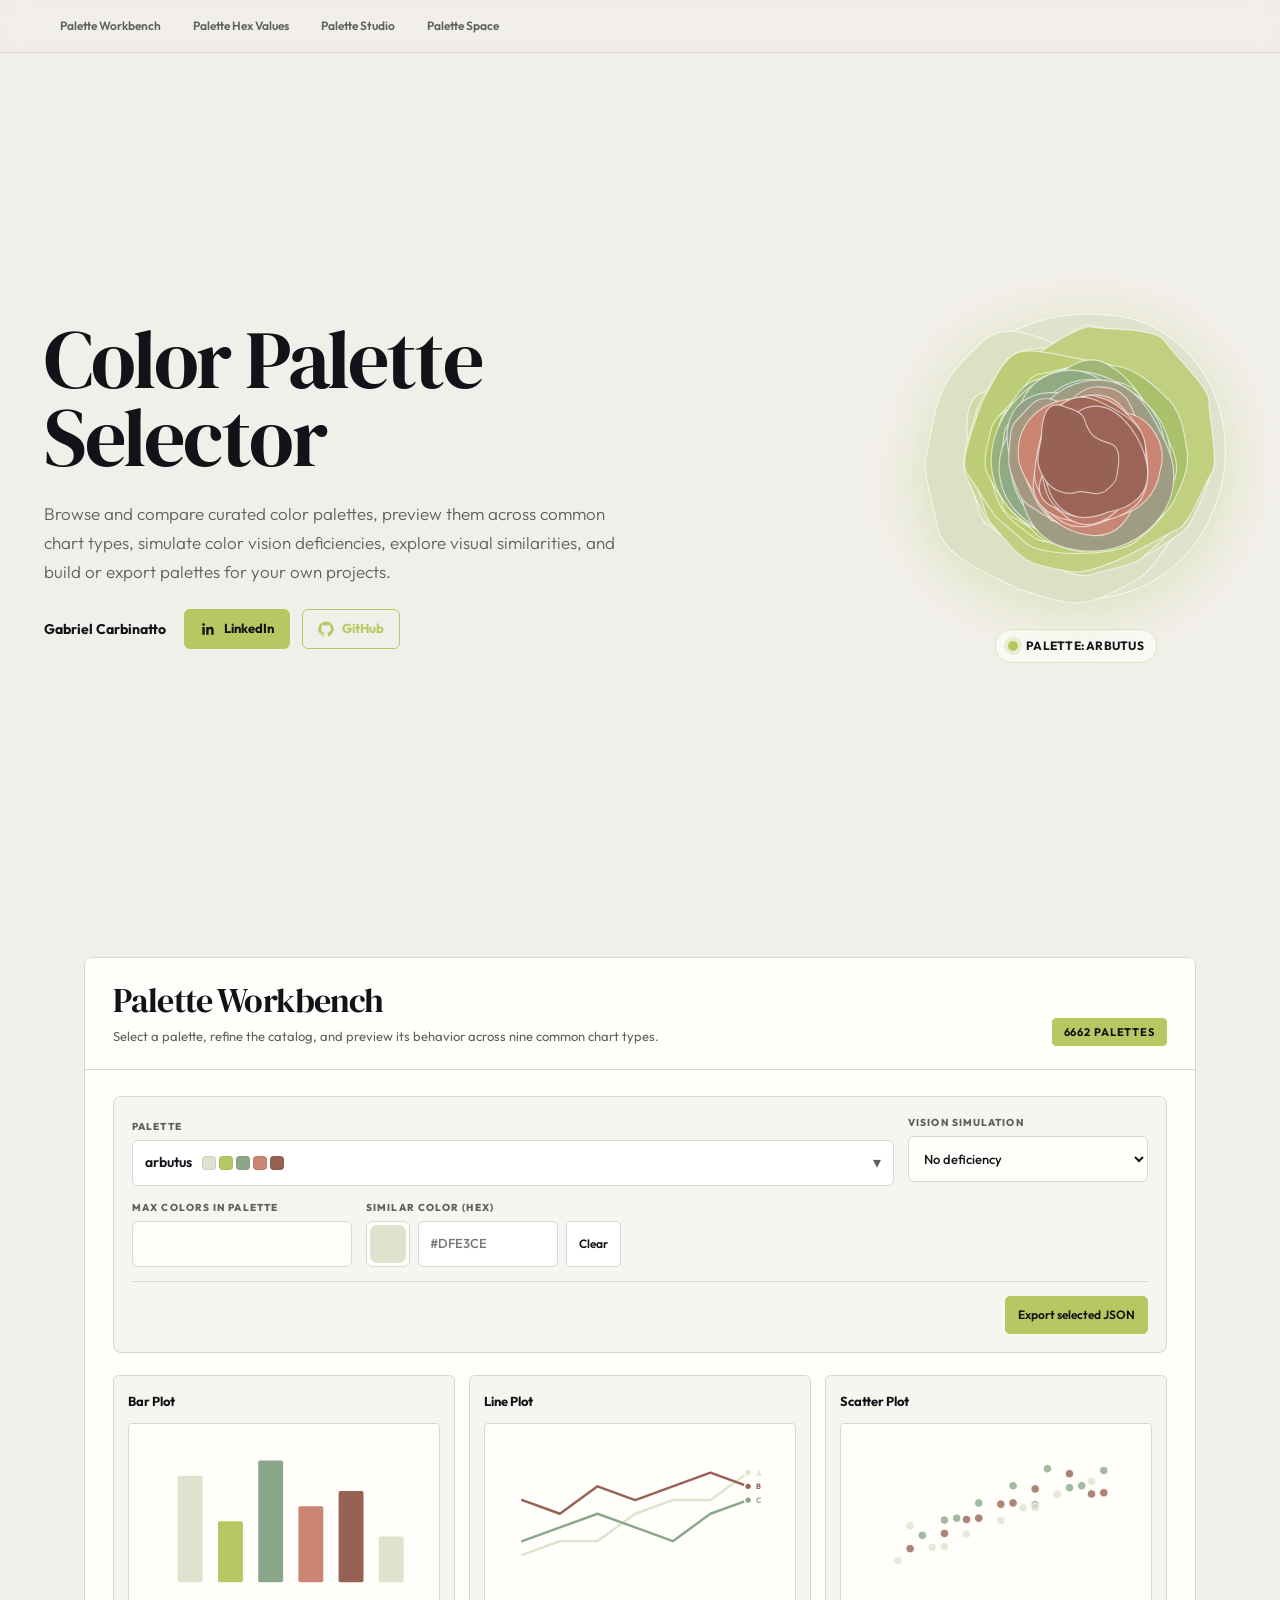
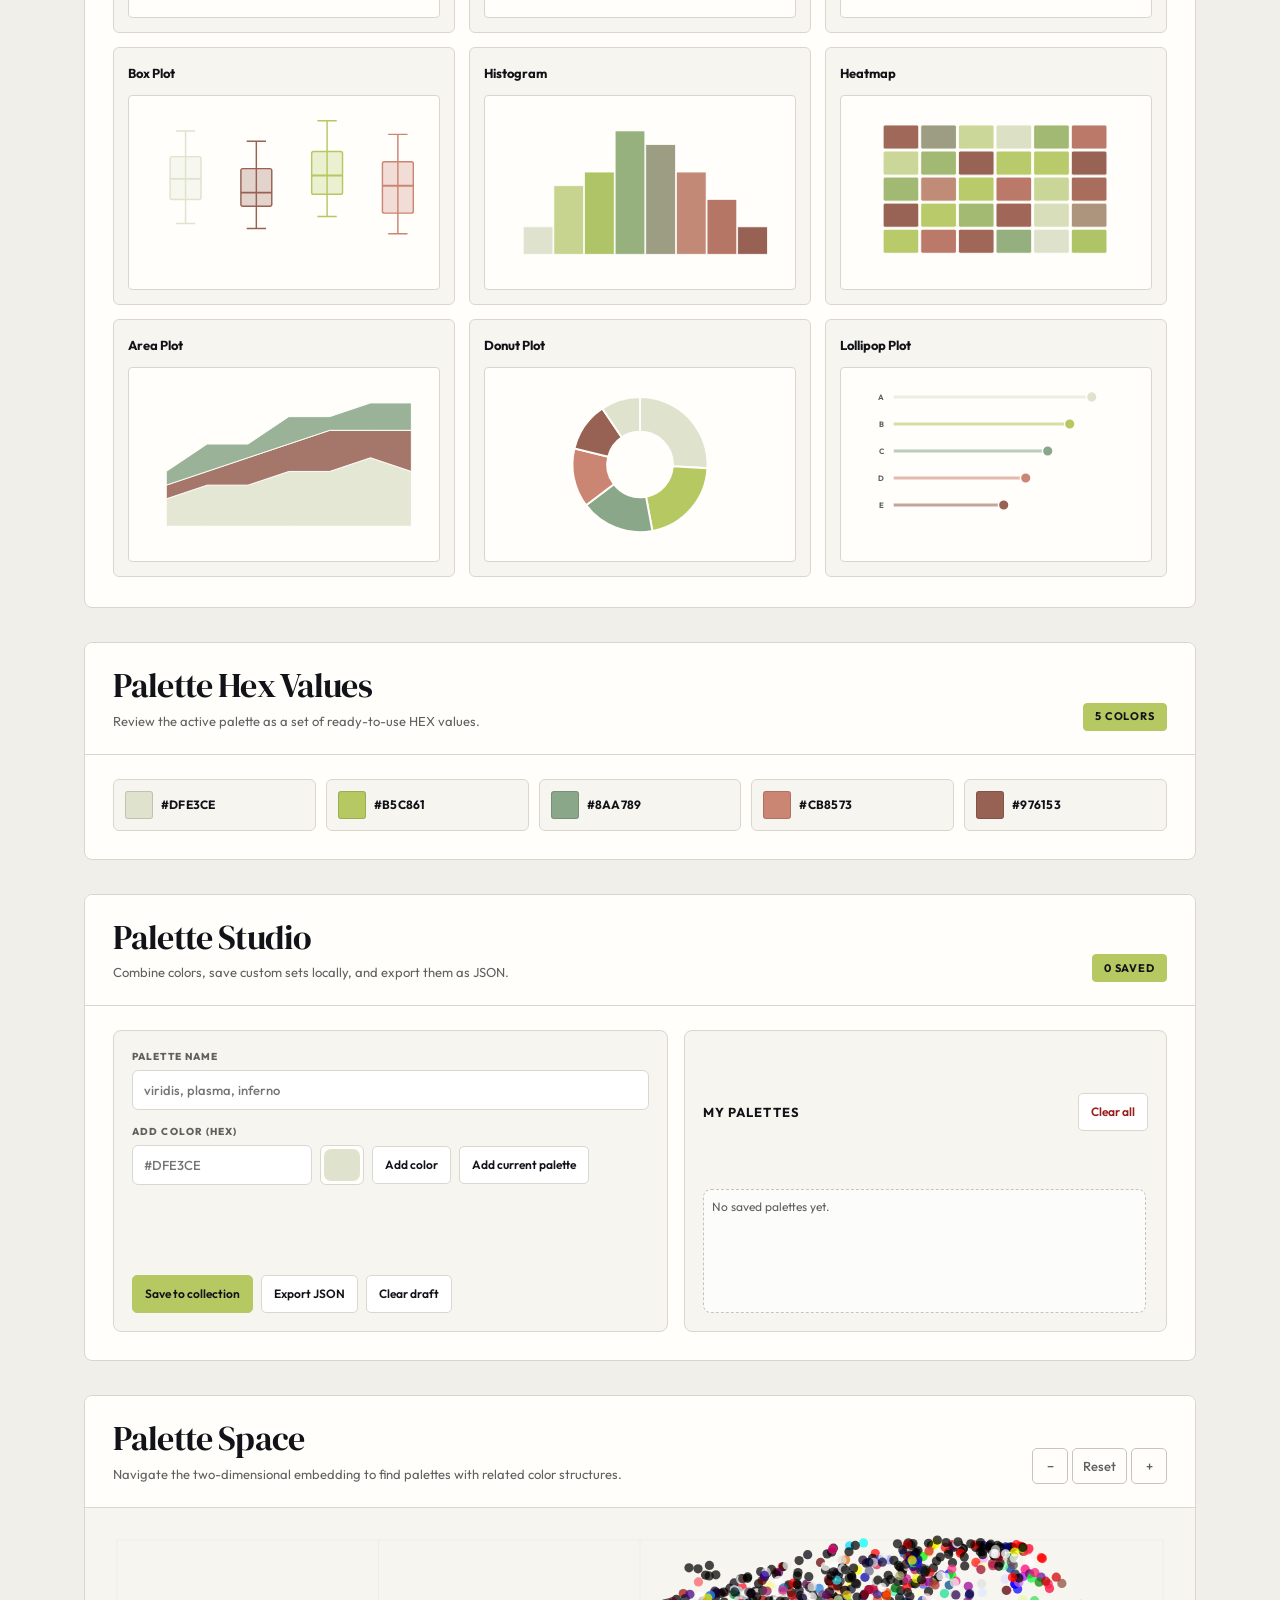
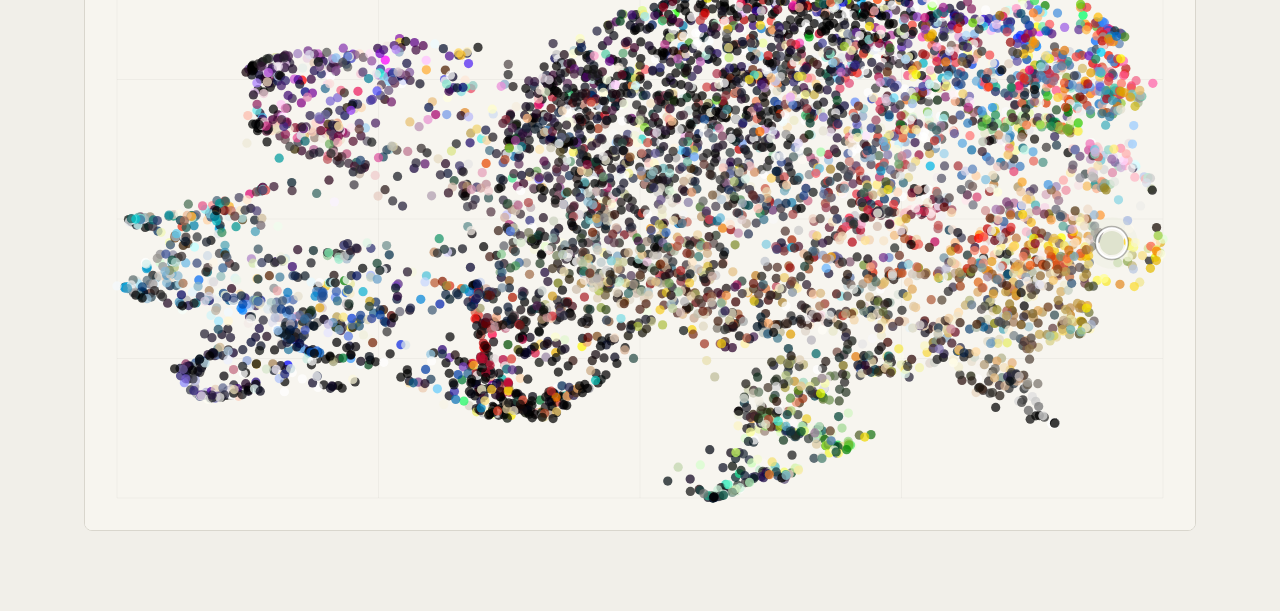
<file: index.html>
<!doctype html>
<html lang="en">
  <head>
    <meta charset="UTF-8" />
    <meta name="viewport" content="width=device-width, initial-scale=1.0" />
    <title>Color Palette Selector</title>
    <meta
      name="description"
      content="Browse, compare, test, create, and export color palettes for data visualization."
    />

    <link
      rel="icon"
      type="image/svg+xml"
      href="data:image/svg+xml,%3Csvg xmlns='http://www.w3.org/2000/svg' viewBox='0 0 1 1'%3E%3C/svg%3E"
    />

    <link rel="preconnect" href="https://fonts.googleapis.com" />
    <link rel="preconnect" href="https://fonts.gstatic.com" crossorigin />
    <link
      href="https://fonts.googleapis.com/css2?family=Outfit:wght@300;400;500;600;700;800&amp;family=DM+Serif+Display:ital@0;1&amp;display=swap"
      rel="stylesheet"
    />

    <link rel="stylesheet" href="html/styles.css" />
  </head>
  <body>
    <nav class="section-index" aria-label="Tool sections">
      <div class="section-index-inner">
        <a href="#explore">Palette Workbench</a>
        <a href="#palette-hex">Palette Hex Values</a>
        <a href="#palette-studio">Palette Studio</a>
        <a href="#palette-space">Palette Space</a>
      </div>
    </nav>

    <header class="hero" id="top">
      <div class="hero-inner">
        <div>
          <h1>Color Palette<br />Selector</h1>
          <p class="lede">
            Browse and compare curated color palettes, preview them across common chart types, simulate color vision deficiencies, explore visual similarities, and build or export palettes for your own projects.
          </p>
          <div class="hero-profile" aria-label="Profile links">
            <span class="profile-name">Gabriel Carbinatto</span>
            <a class="profile-link profile-link--primary" href="https://www.linkedin.com/in/gabriel-carbinatto/" target="_blank" rel="noopener noreferrer" aria-label="Gabriel Carbinatto on LinkedIn">
              <svg viewBox="0 0 24 24" aria-hidden="true"><path d="M20.45 20.45h-3.56v-5.57c0-1.33-.03-3.04-1.85-3.04-1.85 0-2.14 1.45-2.14 2.94v5.67H9.34V8.98h3.42v1.57h.05c.47-.9 1.64-1.85 3.37-1.85 3.6 0 4.27 2.37 4.27 5.46v6.29ZM5.32 7.41a2.06 2.06 0 1 1 0-4.12 2.06 2.06 0 0 1 0 4.12Zm1.78 13.04H3.54V8.98H7.1v11.47Z" /></svg>
              LinkedIn
            </a>
            <a class="profile-link" href="https://github.com/gcarbs1" target="_blank" rel="noopener noreferrer" aria-label="Gabriel Carbinatto on GitHub">
              <svg viewBox="0 0 24 24" aria-hidden="true"><path d="M12 .7A11.5 11.5 0 0 0 8.36 23.1c.58.1.79-.25.79-.56v-2.02c-3.22.7-3.9-1.37-3.9-1.37-.52-1.34-1.28-1.7-1.28-1.7-1.05-.72.08-.7.08-.7 1.16.08 1.77 1.19 1.77 1.19 1.03 1.76 2.7 1.25 3.36.95.1-.75.4-1.25.73-1.54-2.57-.3-5.27-1.29-5.27-5.69 0-1.26.45-2.28 1.19-3.09-.12-.29-.52-1.46.11-3.05 0 0 .97-.31 3.16 1.18a10.93 10.93 0 0 1 5.75 0c2.19-1.49 3.15-1.18 3.15-1.18.63 1.59.23 2.76.11 3.05.74.81 1.19 1.83 1.19 3.09 0 4.42-2.71 5.39-5.29 5.68.42.36.79 1.07.79 2.16v3.04c0 .31.21.67.8.56A11.5 11.5 0 0 0 12 .7Z" /></svg>
              GitHub
            </a>
          </div>
        </div>
    <div class="hero-logo">
      <svg class="wc-mark" xmlns="http://www.w3.org/2000/svg" viewBox="0 0 1362.46 1296.72" aria-hidden="true">
          <g style="animation-delay:900ms" data-name="2024">
            <path style="animation-delay:450ms" d="M791.76,32.38c422.52,11.88,633.23,478.73,470.7,839.92-194.67,495.18-906.05,492.26-1121.96,15.09-119.76-224.9-37.62-503.68,136.27-676.11C398.97,69.74,611.09,18.21,791.76,32.38" fill="#0f1b3f"></path>
          </g>
          <g style="animation-delay:880ms" data-name="2023">
            <path style="animation-delay:440ms" d="M721.03,202.47c133.86,21.87,265.29,47.82,380.34,128.01,122.74,57.53,97.77,219.8,91.77,329.26-15.29,73.25-34.69,237.73-80.04,299.25-41.85,45.73-117.23,181.67-178.31,204.19-231.99,133.41-257.94,112.42-504.45,35.93-101.26-57.13-314.09-130.49-339.03-261.39-5.74-59.93-68.62-243.84-47.99-302.23,50.11-232.98,36.68-302.09,224.75-473.51,116.33-139.01,321.28,9.99,452.97,40.49" fill="#101e44"></path>
          </g>
          <g style="animation-delay:860ms" data-name="2022">
            <path style="animation-delay:430ms" d="M705.79,186.99l234.58,82.82,225.76,140.54c14.21,245.15,25.57,257.59-75.66,487.88-165.97,182.1-150.96,168.86-384.69,242.06,0,.01-217.11-88.11-217.11-88.11l-180.55-146.46-98.95-229.59,135.69-208.38c144.15-244.52,95.47-192.69,360.92-280.75" fill="#112049"></path>
          </g>
          <g style="animation-delay:840ms" data-name="2021">
            <path style="animation-delay:420ms" d="M705.79,201.96c98,60.76,293.53,185.43,389.02,249.56,50.86,222.32,51.6,225.32-4.34,446.71.01,0-178.8,134.5-178.8,134.5l-205.89,90.1-219.61-66.33-195.34-140.8-86.65-239.57c74.11-252.5,66.93-242.75,254.56-427.92-.01,0,247.05-46.25,247.05-46.25" fill="#13234d"></path>
          </g>
          <g style="animation-delay:820ms" data-name="2020">
            <path style="animation-delay:410ms" d="M762.91,81.12c50.61,21.98,245.63,37.09,274.74,93.13,150.04,189.89,174.26,227.42,223.36,466.88,16.41,50.37-83.61,288.98-127.49,316.94-165.56,115.86-194.53,137.33-399.5,157.96-89.73.19-448.63-147.07-465.19-241.2-3.8-12.96-49.64-203.5-47.37-210.73,9.82-76.89-41.66-264.87,62.02-299.52,25.06-10.43,189.81-81.28,205.92-98.26,60.17-38.41,185.95-219.62,273.51-185.2" fill="#142652"></path>
          </g>
          <g style="animation-delay:800ms" data-name="2019">
            <path style="animation-delay:400ms" d="M719.89,187.71c34.21,12.76,231.16,44.22,257.73,66.38,71.24,50.49,235.28,104.02,236.18,211.98.4,59.13,38.23,195.64,5.02,250.01-69.73,168.65-105.01,226.86-247.41,344.25-36.09,42.45-169.78,59.5-219.15,77.5-62.83,24.84-184.73-40.57-244.4-55.72-46.18-9.21-147.59-122.48-184.43-149.74-38.91-26.9-84.62-164.28-107.7-203.93-42.71-69.93,28.24-216.08,41.06-286.73,3.02-31.75,96.08-160.83,109.94-190.56,62.65-114.95,249.26-65.47,353.15-63.44" fill="#152857"></path>
          </g>
          <g style="animation-delay:780ms" data-name="2018">
            <path style="animation-delay:390ms" d="M705.79,201.96c264.36,57.1,229.97,39.91,419.27,232.1,0-.01,59.87,242.06,59.87,242.06l-94.45,222.11c-158.27,132.54-184.72,149.3-384.71,204.62,0,.01-199.64-80.93-199.64-80.93l-146.15-146.15-130.86-199.64,89.79-223.35,137.3-208.89,249.56-41.91" fill="#162a5b"></path>
          </g>
          <g style="animation-delay:760ms" data-name="2017">
            <path style="animation-delay:380ms" d="M705.79,137.08c335.66,41.78,262.6,10.07,494.91,253.31,0-.01-5.78,285.73-5.78,285.73l-63.37,245.81c-102.19,54.09-314.58,145.66-425.77,175.93,0,.01-217.11-45.68-217.11-45.68l-156.78-160.19-105.25-215.87c38.17-119.98,150.46-341.55,222.11-445.21-.01,0,257.03-93.83,257.03-93.83" fill="#172d5f"></path>
          </g>
          <g style="animation-delay:740ms" data-name="2016">
            <path style="animation-delay:370ms" d="M743.99,83.47c57.53,16.79,279.52.92,315.84,62.4,24.04,42.44,192.18,200.18,187.41,252.84-3.64,46.82,43.76,266.27,12.92,305.84-29.02,38.96-95.14,223.64-145.11,240.81-118.68,59.09-305.69,181.04-440.83,183.49-213.99-34.75-212.98-41.24-352.21-204.2-28.53-20.59-66.44-195.73-81.14-226.85-16.41-28.89,18.28-204.11,17.33-236.94,9.95-94.22,392.89-380.99,485.8-377.39" fill="#182f64"></path>
          </g>
          <g style="animation-delay:720ms" data-name="2015">
            <path style="animation-delay:360ms" d="M710.1,223.03c183.88,45.3,224.02,39.32,360.94,183.89,65.25,46.46,14.46,205.77,16.58,269.21-18.74,186.87-1.38,204.28-156.96,326.54-77.81,57.02-378.24,64.86-456.51,7.54,0-.01-126.92-111.07-126.92-111.07-16.03-6.34-110.6-167.55-123.81-182.11-43.03-49.28,13.02-176.35,34.83-249.62,7.38-24.82,16.81-49.04,28.68-72.05,128.18-248.47,120.77-230.41,423.16-172.32" fill="#193268"></path>
          </g>
          <g style="animation-delay:700ms" data-name="2014">
            <path style="animation-delay:350ms" d="M740.06,273.57c9.52,4.86,139.25,112.09,145.51,110.75,45.38,30.26,180.24,62.2,186.52,130.15,1.9,28.9,41.96,153.44,31.74,180.7-17.43,50.56-14.08,185.94-75.3,210.38-21.76,7.93-137.63,82.49-159.25,82.36-21.03.5-159.38,34.57-177.57,28.41-35.88-9.48-163.67-7.6-191.18-36.46-137.76-99.89-143.01-106-186.51-271.02-22.8-47.47,56.18-171.61,68.45-215.65,33.95-47.75,74.73-201.19,145.91-208.81,52.48-4.22,165.86-56.19,211.68-10.82" fill="#1a346c"></path>
          </g>
          <g style="animation-delay:680ms" data-name="2013">
            <path style="animation-delay:340ms" d="M705.79,239.4l192.16,103.89,140.67,140.67,11.56,192.16-39.65,175.94-120.06,143.92-184.67-12.91c-173.76-8.48-180.45-19.05-306.73-96.39-17.8-10.9-29.64-29.36-31.98-50.1-6.25-55.21-18.15-160.46-18.15-160.46l.27-205.89c151.36-167.59,144.7-158.54,356.6-230.84" fill="#1b3670"></path>
          </g>
          <g style="animation-delay:660ms" data-name="2012">
            <path style="animation-delay:330ms" d="M728.98,368.64c109.85,22.24,196.62,76.94,266.89,164.16,29.15,52.15,100.09,129.1,85.45,194.62-8.3,63.57-8.2,154.15-71.46,191.25-108.74,92.84-182.76,92.28-319.74,86.51-47.32-12.54-150.21-15.59-186.79-52.8-91.47-65.79-140.12-126.92-190.54-226.97-38.71-55.23-7.07-137.85,5.55-196.47,12.02-83.5,120.26-115.15,183.95-147.24,57.95-21.54,166.17-22.87,226.69-13.07" fill="#1d3975"></path>
          </g>
          <g style="animation-delay:640ms" data-name="2011">
            <path style="animation-delay:320ms" d="M705.79,331.73c79.73,35.4,232.28,119.77,304.73,168.45,0,0,59.62,175.94,59.62,175.94l-81.24,163.46-114.67,128.3-128.73,61.2c-25.39,12.07-54.46,14.03-81.26,5.53-148.96-47.21-136.45-38.47-252.37-188.8-61.46-194.9-68.72-141.79,21.61-326.91,113.05-176.8,68.8-141.67,272.31-187.17" fill="#1e3c79"></path>
          </g>
          <g style="animation-delay:620ms" data-name="2010">
            <path style="animation-delay:310ms" d="M844.41,250.64c84.13,7.88,155.08,71.22,213.55,126.94,66.23,52.99,82.88,144.39,93.94,223.71,16.22,72.03-16.38,146.13-47.04,209.77-60.07,127.11-215.66,186.5-348.36,195.36-108.96,8.76-225.27-36.93-306.66-108.44-150.89-119.11-166.79-398.54,31.54-478.54,131.09-59.9,188.42-214.71,363.02-168.8" fill="#203f7e"></path>
          </g>
          <g style="animation-delay:600ms" data-name="2009">
            <path style="animation-delay:300ms" d="M748.75,294.67c134.12,53.6,157.13,81.92,230.53,203.49,52.81,117.63,71.09,184.18,31.4,309.61-27.51,93.74-262.23,264.58-359.54,211.63-68.23-25.76-170.2-90.88-225.86-137.94-55.1-44.49-76.21-161.27-84.76-227.55,9.26-58.22-5.68-174.47,50.24-214.34,31.16-22.13,104.65-105.73,143.53-112.78,56.08-11.79,158.24-66.68,214.46-32.13" fill="#214182"></path>
          </g>
          <g style="animation-delay:580ms" data-name="2008">
            <path style="animation-delay:290ms" d="M705.79,426.56c60.62,20.02,189.28,40.59,277.7,52.2,29.39,3.86,50.3,30.51,47.02,59.97l-14.68,132.04c-.39,3.55-1.14,7.05-2.22,10.46l-39.17,123.35c-4.56,14.36-14.86,26.18-28.46,32.66l-110.99,52.88c-2.97,1.42-5.81,3.1-8.48,5.03-147.37,106.42-90.67,99.9-258.17,29.34-3.22-1.36-6.31-3.03-9.21-4.97-131.81-88.49-129.02-98.07-196.8-227.46-5.45-10.4-7.38-22.27-5.52-33.86,5.54-34.51,17.67-110.05,23.59-146.92,2.16-13.44,9.27-25.59,19.95-34.04,156.56-123.83,95.03-114.95,305.45-50.68" fill="#244586"></path>
          </g>
          <g style="animation-delay:560ms" data-name="2007">
            <path style="animation-delay:280ms" d="M843.32,262.65c67.24,35.54,140.04,158.95,182.08,219.61,44.16,78.35,120.76,182.08,64.82,273.25-39.42,105.18-112.76,143.08-208.1,188.43-86.17,36.56-192.62,62.55-280.46,16.98-66.53-18.19-108.65-98.29-146.53-149.86-33.09-56.95-85.74-128.82-64.51-198.73,10.03-48.27,20.6-106.12,60.36-139.63,18.36-16.48,85.06-78.39,98.33-97.42,58.48-108.68,175.93-204.38,293.99-112.63" fill="#26488a"></path>
          </g>
          <g style="animation-delay:540ms" data-name="2006">
            <path style="animation-delay:270ms" d="M712.2,314.36c77.25,3.11,198.22-14.85,243.37,67.17,24.19,40.76,76.05,98.04,74.37,148.61-1.23,41.97,16.01,135.9-3.17,174.83-43.11,102.68-85.06,278.69-220.95,284.91-95.45-1.16-234.53,17.45-309.21-54.55-56.05-49.01-119.96-140.78-151.4-208.11-42.46-61.2,2.35-161.38,15.7-225.15,94.87-206.78,132.82-218.39,351.29-187.7" fill="#294c8e"></path>
          </g>
          <g style="animation-delay:520ms" data-name="2005">
            <path style="animation-delay:260ms" d="M835.08,311.22c111.38,58.71,226.72,147.26,244.16,280.48,48.17,279.18-258.16,523.96-513.5,377.02C61.18,771.45,430.3,114.97,835.08,311.22" fill="#2b4f92"></path>
          </g>
          <g style="animation-delay:500ms" data-name="2004">
            <path style="animation-delay:250ms" d="M745.25,319.27c139.54,7.87,175.97,30.85,258.55,142.44,32.59,32.56,35.15,101.6,44.1,143.92,19.88,78.96-57.71,141.09-106.81,189.71-84.95,133.04-124.91,110.52-262.57,90.32-91.7,18.4-208.61-15.69-257.51-99.72-44.54-72.02-62.24-141.19-47.96-225.56-1.8-87.2,100.09-129.3,162.48-166.28,53.49-21.11,149.41-86.01,209.71-74.81" fill="#2e5396"></path>
          </g>
          <g style="animation-delay:480ms" data-name="2003">
            <path style="animation-delay:240ms" d="M782.35,309.28c204.09,115.17,364.63,509.36,59.44,602.41-107.53,60.61-257.11,93.72-359.87,5.92-134.67-93.92-169.21-261.48-74.3-397.24,8.43-18.13,32.37-85.43,38.88-105.52,43.44-135.01,222.92-190.54,335.85-105.58" fill="#33589a"></path>
          </g>
          <g style="animation-delay:460ms" data-name="2002">
            <path style="animation-delay:230ms" d="M577.63,371.8c186.12-170.03,538.68,31.33,468.61,280.26-5.84,150.92-56.16,289.05-219.36,326.41-111.15,37.4-226.99-9.33-314.95-78.66-139.35-101.83-144.67-339.66-18.16-453.7,19.98-16.79,64.19-58.01,83.86-74.3" fill="#375c9e"></path>
          </g>
          <g style="animation-delay:440ms" data-name="2001">
            <path style="animation-delay:220ms" d="M705.79,451.52l162.21-56.36c47.17,66.63,129.72,207.19,164.7,280.97,0,0-104.3,128.51-104.3,128.51l-106.56,72.48-116.04,21.11-123.53-8.15c-79.93-111.71-80-74.82-56.15-213.96-10.95-127.24-10.76-101.12,63.64-200.99,0,0,116.04-23.61,116.04-23.61" fill="#3c62a2"></path>
          </g>
          <g style="animation-delay:420ms" data-name="2000">
            <path style="animation-delay:210ms" d="M723.31,394.28c152.08,62.49,294.35,114.31,278.81,309.25,2.99,109.97-70.4,183.3-166.13,224.09-97.6,58.39-229.34,56.15-310.73-29.56-65.96-53.82-96.32-148.31-115.35-228.07-85.17-245.17,87.03-366.35,313.39-275.71" fill="#4066a6"></path>
          </g>
          <g style="animation-delay:400ms" data-name="1999">
            <path style="animation-delay:200ms" d="M705.79,386.63l125.53-15.18c29.29-3.54,55.46,18.46,56.99,47.92l7.17,137.4c.33,6.3,1.83,12.49,4.41,18.24l37.24,82.8c5.33,11.85,5.92,25.28,1.68,37.56-28.33,82.04-44.41,109.04-104.36,174.99-6.56,7.22-15.06,12.39-24.48,14.91-22.12,5.93-64.43,17.27-87.75,23.51-10.67,2.86-21.97,2.17-32.21-1.96l-89.49-36.04c-3.84-1.55-7.47-3.55-10.82-5.98l-74.04-53.55c-12.35-8.93-20.05-22.93-20.99-38.14l-5.68-91.91c-.21-3.39-.08-6.79.39-10.15l14.31-102.99c.74-5.3,2.3-10.45,4.64-15.26l48.41-99.62c5.95-12.25,16.56-21.6,29.45-25.98l119.6-40.59" fill="#456baa"></path>
          </g>
          <g style="animation-delay:380ms" data-name="1998">
            <path style="animation-delay:190ms" d="M746.06,312.9c182.67-21.01,258.96,139.78,323.36,279.66,116.35,262.59-143.87,493.7-403.46,438.84-224.3-34.25-270.35-307.78-182.77-483.8,28.43-126.33,133.26-222.01,262.87-234.7" fill="#4c71ae"></path>
          </g>
          <g style="animation-delay:360ms" data-name="1997">
            <path style="animation-delay:180ms" d="M705.79,444.03c101.2,3.81,137.77,15.15,201.27,46.19,37.21,18.19,57.2,59.44,48.08,99.85-14.43,63.95-29.66,142.88-35.99,194.36-1.16,9.47-3.76,18.66-7.82,27.3-7.26,15.47-19.7,41.98-31.12,66.3-15.65,33.33-50.15,53.63-86.88,51.13l-87.54-5.97c-135.77-13.4-138.13-18.98-234.34-85.59-13.63-9.44-24.39-22.55-31.04-37.74-55.52-126.78-50.86-134.16-36.1-266.2,2.16-19.31,10.52-37.42,23.89-51.52,16.62-17.53,40.51-42.75,61.09-64.46,25.23-26.63,64.18-35.1,98.2-21.37l118.3,47.73" fill="#5378b2"></path>
          </g>
          <g style="animation-delay:340ms" data-name="1996">
            <path style="animation-delay:170ms" d="M705.79,439.04c181.58-16.88,125.79-46.88,218.28,111.06,0,0,3.82,126.02,3.82,126.02l-49.21,99.82-71.83,75.24c-108.1,69.79-106.64,60.88-217.55,60.48-11.39-.04-21.27-7.96-23.7-19.09l-26.24-120.37,4.2-96.08-66.88-132.26c110.19-117.69,66.31-101.71,229.09-104.82" fill="#5a7fb7"></path>
          </g>
          <g style="animation-delay:320ms" data-name="1995">
            <path style="animation-delay:160ms" d="M765.92,340.55c171.19-8.68,156.24,136.59,209.94,248.41,44.37,82.7-11.02,159.42-60.16,223.67-29.67,76.96-93.09,134.7-178.85,133.89-102.43,7.8-191.92-44.46-233.87-138.37-30.82-60.24-65.43-133.74-39.36-201.74,13.04-75.96,91.62-100.39,140.62-147.29,42.11-45.76,92.58-116.94,161.68-118.55" fill="#6185bb"></path>
          </g>
          <g style="animation-delay:300ms" data-name="1994">
            <path style="animation-delay:150ms" d="M705.79,454.01c77.34,127.87,27.86,111.66,181.54,117.28,82.75,130.82,83.47,78.98-2.16,208.38-77.28,110.26-45.01,91.84-179.38,103.56-79.72-69.32-96.96-70.48-196.67-93.57,0,0-22.94-113.55-22.94-113.55l1.33-126.03,88.52-98.74,129.77,2.66" fill="#688cbf"></path>
          </g>
          <g style="animation-delay:280ms" data-name="1993">
            <path style="animation-delay:140ms" d="M705.79,419.07l128.52,34.44c65.78,91.15,78.69,110.92,101.06,222.61,0,0-32.92,113.54-32.92,113.54-96.37,71.56-73.57,72.6-196.67,63.63,0,0-82.35-34.54-82.35-34.54-17.63-90.34-15.54-83.64-84.85-142.64l48.33-68.63,5.32-128.04,113.55-60.37" fill="#7092c3"></path>
          </g>
          <g style="animation-delay:260ms" data-name="1992">
            <path style="animation-delay:130ms" d="M705.79,379.14c138.46,51.03,139.81,48.3,239.89,158.48,0,0-45.24,138.5-45.24,138.5-13.03,119.28-1.66,97.41-94.84,172.89-38.99-14.55-125.05-47.43-160.95-67,0,0-8.02-65.97-8.02-65.97-32.56-40.6-29.19-43.53-23.77-93.58,0,0,.6-106.27.6-106.27l92.33-137.05" fill="#7899c8"></path>
          </g>
          <g style="animation-delay:240ms" data-name="1991">
            <path style="animation-delay:120ms" d="M788,376.23c84,9.86,125.28,93.83,155.53,162.63,40.06,63.59,74.59,144.77,31.65,215.97-52.96,98.91-86.1,230.14-226.35,217.47-143.66-9.27-278.86-140.62-240.61-291.09,2.75-136.07,127.26-328.16,279.79-304.99" fill="#809fcc"></path>
          </g>
          <g style="animation-delay:220ms" data-name="1990">
            <path style="animation-delay:110ms" d="M753.66,406.55c36.95,15.9,90.1,40.26,130.47,42.48,116.39,15.33,188.36,136.86,155.27,247.54-16.05,105.23-87.75,176.05-191.8,195.38-71.82,36.09-153.9,66.33-229.44,20.64-70.57-43.08-195.77-215.29-182.31-300.81-2.77-156.68,178.02-261.09,317.81-205.24" fill="#88a6d1"></path>
          </g>
          <g style="animation-delay:200ms" data-name="1989">
            <path style="animation-delay:100ms" d="M705.79,531.37l107.77-60.38c9.18-5.14,20.71-3.13,27.6,4.83,66.32,76.57,72.43,86.49,96.66,189.45,1.61,6.83-.11,14.01-4.63,19.37-16.72,19.82-57.58,68.28-67.46,79.99-1.41,1.68-3.06,3.12-4.9,4.31-39.07,25.19-104.58,80.9-143.08,117.61-7.22,6.89-18.15,8.09-26.71,2.95-45.77-27.46-116.58-73.05-157.99-102.28-5.55-3.92-9.01-10.15-9.37-16.94-1.15-21.34-3.7-68.85-4.67-86.96-.25-4.68.99-9.32,3.54-13.26l43.52-67.06c2.33-3.59,3.57-7.77,3.57-12.05l.11-108.98c.02-17.71,19.77-28.26,34.49-18.42l101.55,67.82" fill="#90add5"></path>
          </g>
          <g style="animation-delay:180ms" data-name="1988">
            <path style="animation-delay:90ms" d="M795.14,430.9c51.25,60.39,168.73,61.54,179.96,154.76,16.36,84.1,27.17,213.79-52.47,269.47-117.9,104.64-457.12,80.54-420.58-130.56,5.9-71.54,100.42-94.08,93.14-170.93-19.68-108.53,112.67-204.09,199.95-122.75" fill="#9ab4d9"></path>
          </g>
          <g style="animation-delay:160ms" data-name="1987">
            <path style="animation-delay:80ms" d="M705.79,429.06c118.74,1.25,139.84,92.82,179.18,181.21,29.8,35.97,45.42,82.74,36.27,129.23-16.47,129.14-180.38,254.5-292.23,145.03-62.18-52.62-136.97-98.53-123.03-193.03,14.53-119.75,39.2-287.76,199.81-262.44" fill="#a4bcde"></path>
          </g>
          <g style="animation-delay:140ms" data-name="1986">
            <path style="animation-delay:70ms" d="M705.79,468.98l114.8,8.3c38.41,45.45,101.63,145.08,127.27,198.84,0,0-36.75,118.53-36.75,118.53-48.08,4.55-158.45,16.58-205.31,21.21,0,0-72.37-14.4-72.37-14.4-13.22-30.11-31.78-92.26-29.94-125.35-42.77-93.66-31.78-74.35,7.49-164.25,0,0,94.82-42.88,94.82-42.88" fill="#afc5e2"></path>
          </g>
          <g style="animation-delay:120ms" data-name="1985">
            <path style="animation-delay:60ms" d="M705.79,463.99c64.51,128.13,11.42,120.5,142.64,129.77,34.04,85.97,32.56,80.43,6.48,168.45,0,0-76.74,39.25-76.74,39.25-82.85-28.15-75.45-19.35-152.23,12.97-14.63-61.86-27.9-75.62,0-138.32,0,0-21.73-58.65-21.73-58.65,19.4-78.52,49.56-99.1,101.58-153.48" fill="#b9cde7"></path>
          </g>
          <g style="animation-delay:100ms" data-name="1984">
            <path style="animation-delay:50ms" d="M705.79,456.51c77.92,83.27,73.92,82.83,172.61,105.72,9.77,2.27,16.03,11.81,14.23,21.67-18.2,99.39-6.45,110.96,26.4,192.5,5.37,13.34-5.6,27.53-19.86,25.65-76.92-10.14-181.65-27.11-251.63-7.02-7.87,2.26-16.29-.92-20.78-7.77-9.55-14.55-24.94-38-29.72-45.28-.97-1.48-1.73-3.09-2.25-4.79l-15.44-50.25c-2.05-6.66-.24-13.91,4.7-18.82l36.01-35.84c2.36-2.35,4.05-5.28,4.9-8.49l15.25-57.45c.46-1.73,1.16-3.38,2.08-4.9l63.49-104.93" fill="#c3d5eb"></path>
          </g>
          <g style="animation-delay:80ms" data-name="1983">
            <path style="animation-delay:40ms" d="M778.96,384.75c60.48,12.74,117.19,64.21,155.59,110.1,46.91,41.04,19.25,132.67,20.89,185.62,28.8,179.68-108.87,192.2-249.66,187.8-96.19,8.94-218.26-29.78-168.97-150.01,14.18-24.96,17.45-54.92,7.99-82.13-25.47-64.61,29.58-105.56,69.6-145.28,34.75-55.55,86.07-140.42,164.56-106.11" fill="#cbdbee"></path>
          </g>
          <g style="animation-delay:60ms" data-name="1982">
            <path style="animation-delay:30ms" d="M705.79,523.89l44.48-4.69c27.25-2.87,51.77,16.64,55.08,43.84l5.16,42.27c.75,6.16,3.18,11.99,7,16.88,26.26,33.68,38.47,65.57,47.66,101.65,7.36,28.91-6.83,58.98-33.76,71.8-42.18,20.07-93.03,45.32-123.26,61.41-1.41.75-3.14.53-4.31-.56-11.21-10.34-66.67-61.5-66.67-61.5-51.19-48.03-52.63-47.5-60.71-115.28-.27-2.24-.32-4.52-.13-6.77,2.95-35.03-.24-109.56-3.62-168.65-1.58-27.59,28.6-45.49,52.05-30.87l81.03,50.48" fill="#d4e1f1"></path>
          </g>
          <g style="animation-delay:40ms" data-name="1981">
            <path style="animation-delay:20ms" d="M775.37,400.22c82.62,40.51,199.24,91.41,201.66,198.35,25.1,167.35-140.48,324.51-306.18,290.29-138.79-27.64-145.2-192.4-124.99-305.08-1.91-125,99.66-244.25,229.51-183.56" fill="#dce7f3"></path>
          </g>
          <g style="animation-delay:20ms" data-name="1980">
            <path style="animation-delay:10ms" d="M786.14,424.24c113.65,14.8,215.58,202.57,198.79,308.88-8.6,85.57-89.93,125.51-165.6,139.66-56.48,22.81-124.19,39.02-178.4,1.55-105.66-57.01-128.6-275.13-30.93-348.17,44-54.55,98.12-115.68,176.14-101.92" fill="#e5edf6"></path>
          </g>
          <g style="animation-delay:0ms" data-name="1979">
            <path style="animation-delay:0ms" d="M716.65,476.22c47.75,174.71,182.02,16.44,137.66,246.52-2.19,26.47-27.01,44.23-46.37,58.93-32.84,30-77.38-.69-114.53,4.6-53.98,19.96-113.41-4.13-144.37-51.2-43.72-65.44-30.87-102.88-15.86-173.88,2.15-57.04,6.95-169.28,94.58-138.97,27.31,12.4,77.72,21.32,88.88,54Z" fill="#ecf3f9"></path>
          </g>
      </svg>
      <div class="palette-pill"><span class="dot"></span><span id="paletteLabel">PALETTE: DEFAULT</span></div>
    </div>
      </div>
    </header>

    <main class="page">
      <section id="explore" class="explorer-panel" aria-label="Palette explorer">
        <div class="explorer-head">
          <div class="section-heading">
            <h2>Palette Workbench</h2>
            <p>Select a palette, refine the catalog, and preview its behavior across nine common chart types.</p>
          </div>
          <span id="paletteCountBadge" class="count-badge">Loading...</span>
        </div>

        <div class="workbench">
          <div class="control-deck">
            <div class="selector-row">
              <div class="combo-wrap" id="paletteComboWrap">
                <label class="control-label" for="paletteComboButton">Palette</label>
                <button
                  id="paletteComboButton"
                  class="combo-button"
                  type="button"
                  role="combobox"
                  aria-expanded="false"
                  aria-haspopup="listbox"
                  aria-controls="paletteOptions"
                >
                  <div class="combo-selection">
                    <span id="comboName" class="combo-name">Loading...</span>
                    <div id="comboSwatches" class="swatch-row" aria-hidden="true"></div>
                  </div>
                  <span class="combo-chevron" aria-hidden="true">▾</span>
                </button>

                <div id="paletteDropdown" class="combo-dropdown" hidden>
                  <input
                    id="paletteSearch"
                    class="search-input"
                    type="text"
                    placeholder="Search palette (e.g. ghoststory, viridis, set2)"
                    autocomplete="off"
                  />
                  <div id="paletteOptions" class="option-list" role="listbox" aria-label="Palette list"></div>
                </div>
              </div>

              <div class="control-group">
                <label class="control-label" for="visionMode">Vision Simulation</label>
                <select id="visionMode" class="control-select">
                  <option value="normal">No deficiency</option>
                  <option value="deuteranopia">Deuteranopia</option>
                  <option value="protanopia">Protanopia</option>
                  <option value="tritanopia">Tritanopia</option>
                  <option value="achromatopsia">Achromatopsia</option>
                </select>
              </div>
            </div>

            <div class="workbench-filter-row">
              <div class="control-group">
                <label class="control-label" for="maxColorsFilter">Max Colors In Palette</label>
                <input
                  id="maxColorsFilter"
                  class="control-number"
                  type="number"
                  min="1"
                  step="1"
                  inputmode="numeric"
                />
              </div>

              <div class="control-group">
                <label class="control-label" for="workbenchColorFilterHex">Similar Color (HEX)</label>
                <div class="color-filter-inline">
                  <input
                    id="workbenchColorFilterPicker"
                    class="color-picker-box"
                    type="color"
                    value="#dfe3ce"
                    aria-label="Pick filter color"
                  />
                  <input
                    id="workbenchColorFilterHex"
                    class="studio-input color-filter-hex"
                    type="text"
                    placeholder="#DFE3CE"
                    autocomplete="off"
                  />
                  <button type="button" class="studio-btn" id="workbenchColorFilterClear">Clear</button>
                </div>
              </div>
            </div>

            <div class="workbench-actions">
              <button type="button" class="studio-btn primary workbench-export-btn" id="workbenchExportSelected">
                Export selected JSON
              </button>
            </div>
          </div>

          <div class="plot-grid">
            <article class="plot-card">
              <div class="plot-card-head">
                <h3 class="plot-title">Bar Plot</h3>
              </div>
              <svg id="plot-bar" class="plot-svg" viewBox="0 0 320 200" role="img" aria-label="Bar chart preview using the selected palette"></svg>
            </article>
            <article class="plot-card">
              <div class="plot-card-head">
                <h3 class="plot-title">Line Plot</h3>
              </div>
              <svg id="plot-line" class="plot-svg" viewBox="0 0 320 200" role="img" aria-label="Line chart preview using the selected palette"></svg>
            </article>
            <article class="plot-card">
              <div class="plot-card-head">
                <h3 class="plot-title">Scatter Plot</h3>
              </div>
              <svg id="plot-scatter" class="plot-svg" viewBox="0 0 320 200" role="img" aria-label="Scatter chart preview using the selected palette"></svg>
            </article>
            <article class="plot-card">
              <div class="plot-card-head">
                <h3 class="plot-title">Box Plot</h3>
              </div>
              <svg id="plot-box" class="plot-svg" viewBox="0 0 320 200" role="img" aria-label="Box plot preview using the selected palette"></svg>
            </article>
            <article class="plot-card">
              <div class="plot-card-head">
                <h3 class="plot-title">Histogram</h3>
              </div>
              <svg id="plot-hist" class="plot-svg" viewBox="0 0 320 200" role="img" aria-label="Histogram preview using the selected palette"></svg>
            </article>
            <article class="plot-card">
              <div class="plot-card-head">
                <h3 class="plot-title">Heatmap</h3>
              </div>
              <svg id="plot-heat" class="plot-svg" viewBox="0 0 320 200" role="img" aria-label="Heatmap preview using the selected palette"></svg>
            </article>
            <article class="plot-card">
              <div class="plot-card-head">
                <h3 class="plot-title">Area Plot</h3>
              </div>
              <svg id="plot-area" class="plot-svg" viewBox="0 0 320 200" role="img" aria-label="Stacked area chart preview using the selected palette"></svg>
            </article>
            <article class="plot-card">
              <div class="plot-card-head">
                <h3 class="plot-title">Donut Plot</h3>
              </div>
              <svg id="plot-donut" class="plot-svg" viewBox="0 0 320 200" role="img" aria-label="Donut chart preview using the selected palette"></svg>
            </article>
            <article class="plot-card">
              <div class="plot-card-head">
                <h3 class="plot-title">Lollipop Plot</h3>
              </div>
              <svg id="plot-lollipop" class="plot-svg" viewBox="0 0 320 200" role="img" aria-label="Lollipop chart preview using the selected palette"></svg>
            </article>
          </div>
        </div>
      </section>

      <section id="palette-hex" class="explorer-panel" aria-label="Palette hex values">
        <div class="explorer-head">
          <div class="section-heading">
            <h2>Palette Hex Values</h2>
            <p>Review the active palette as a set of ready-to-use HEX values.</p>
          </div>
          <span id="paletteHexMeta" class="count-badge">Loading...</span>
        </div>
        <div class="palette-hex-body">
          <ul id="paletteHexList" class="palette-hex-list">
            <li class="palette-hex-empty">Loading palette colors...</li>
          </ul>
        </div>
      </section>

      <section id="palette-studio" class="explorer-panel" aria-label="Palette creation studio">
        <div class="explorer-head">
          <div class="section-heading">
            <h2>Palette Studio</h2>
            <p>Combine colors, save custom sets locally, and export them as JSON.</p>
          </div>
          <span id="studioMeta" class="count-badge">0 saved</span>
        </div>
        <div class="studio-body">
          <div class="studio-grid">
            <div class="studio-card">
              <div class="studio-field">
                <label class="control-label" for="studioName">Palette name</label>
                <input
                  id="studioName"
                  class="studio-input"
                  type="text"
                  maxlength="60"
                  placeholder="viridis, plasma, inferno"
                />
              </div>

              <div class="studio-field">
                <label class="control-label" for="studioColorInput">Add color (HEX)</label>
                <div class="studio-inline">
                  <input
                    id="studioColorInput"
                    class="studio-input studio-color-input"
                    type="text"
                    placeholder="#DFE3CE"
                    autocomplete="off"
                  />
                  <input id="studioColorPicker" class="color-picker-box" type="color" value="#dfe3ce" aria-label="Pick color" />
                  <button type="button" class="studio-btn" id="studioAddColor">Add color</button>
                  <button type="button" class="studio-btn" id="studioAddCurrent">Add current palette</button>
                </div>
              </div>

              <ul id="studioDraftList" class="studio-draft-list"></ul>

              <div id="studioMessage" class="studio-message" role="status" aria-live="polite"></div>

              <div class="studio-actions">
                <button type="button" class="studio-btn primary" id="studioSavePalette">Save to collection</button>
                <button type="button" class="studio-btn" id="studioExportDraft">Export JSON</button>
                <button type="button" class="studio-btn" id="studioClearDraft">Clear draft</button>
              </div>
            </div>

            <div class="studio-card">
              <div class="studio-library-head">
                <h3>My palettes</h3>
                <button type="button" class="studio-btn danger" id="studioClearLibrary">Clear all</button>
              </div>

              <div id="studioCollection" class="studio-collection">
                <div class="studio-empty">No saved palettes yet.</div>
              </div>
            </div>
          </div>
        </div>
      </section>

      <section id="palette-space" class="explorer-panel" aria-label="Palette similarity map">
        <div class="explorer-head">
          <div class="section-heading">
            <h2>Palette Space</h2>
            <p>Navigate the two-dimensional embedding to find palettes with related color structures.</p>
          </div>
          <div class="ps-toolbar">
            <button type="button" class="ps-tool-btn" id="psZoomOut" title="Zoom out" aria-label="Zoom out">−</button>
            <button type="button" class="ps-tool-btn" id="psZoomReset" title="Reset view">Reset</button>
            <button type="button" class="ps-tool-btn" id="psZoomIn" title="Zoom in" aria-label="Zoom in">+</button>
          </div>
        </div>
        <div class="ps-wrap" id="psWrap">
          <canvas
            id="psCanvas"
            class="ps-canvas"
            role="img"
            aria-label="Two-dimensional similarity map of the available color palettes."
          >
            Interactive similarity map of the available color palettes.
          </canvas>
          <div id="psTooltip" class="ps-tooltip" hidden></div>
        </div>
      </section>

    </main>

    <script src="html/app.js"></script>
  </body>
</html>
</file>
<file: html/styles.css>
:root {
        --bg: #f1efe9;
        --white: #fffefa;
        --surface: #f7f5ef;
        --border: #d9d6cd;
        --border2: #c8c4ba;
        --text: #111318;
        --sub: #5f615f;
        --muted: #858681;
        --faint: #b2b1aa;
        --green: #13294b;
        --green-bg: #edf2fb;
        --green-m: #2957a4;
        --green-lt: #cad8f2;
        --green-ring: rgba(41, 87, 164, 0.15);
        --interface-accent: #13294b;
        --interface-accent-hover: #2957a4;
        --interface-accent-text: #fffefa;
        --interface-accent-soft: #edf2fb;
        --interface-accent-border: #cad8f2;
        --interface-accent-ring: rgba(41, 87, 164, 0.16);
        --palette-pill-bg: var(--green-bg);
        --palette-pill-border: #c4d8ff;
        --amber-bg: #fffbeb;
        --amber: #92400e;
        --red: #991b1b;
        --radius-sm: 8px;
        --radius: 8px;
        --radius-lg: 8px;
        --sh-xs: 0 1px 2px rgba(0, 0, 0, 0.05);
        --sh: 0 1px 4px rgba(0, 0, 0, 0.06), 0 2px 8px rgba(0, 0, 0, 0.04);
        --sh-md: 0 4px 16px rgba(0, 0, 0, 0.08), 0 1px 4px rgba(0, 0, 0, 0.04);
        --sh-green: 0 4px 20px rgba(22, 71, 163, 0.2);
      }

      *,
      *::before,
      *::after {
        box-sizing: border-box;
        margin: 0;
        padding: 0;
      }

      html {
        scroll-behavior: smooth;
        scroll-padding-top: 76px;
      }

      body {
        background: var(--bg);
        color: var(--text);
        font-family: "Outfit", sans-serif;
        font-size: 14px;
        line-height: 1.5;
        min-height: 100vh;
      }

      body::before {
        display: none;
      }

      .hero {
        background: transparent;
        border-bottom: 0;
      }

      .hero-inner {
        max-width: 1240px;
        margin: 0 auto;
        padding: 80px 24px 64px;
        display: grid;
        grid-template-columns: 1fr auto;
        align-items: center;
        gap: 48px;
      }

      .hero h1 {
        font-family: "DM Serif Display", serif;
        font-size: clamp(44px, 6.4vw, 88px);
        font-weight: 400;
        letter-spacing: -0.03em;
        line-height: 0.95;
        color: var(--text);
      }

      .lede {
        margin-top: 24px;
        color: var(--sub);
        font-size: 17px;
        font-weight: 300;
        line-height: 1.7;
        max-width: 600px;
      }

      .hero-profile {
        margin-top: 22px;
        display: flex;
        align-items: center;
        flex-wrap: wrap;
        gap: 12px;
        font-size: 14px;
      }

      .profile-name {
        margin-right: 6px;
        color: var(--text);
        font-weight: 700;
      }

      .profile-link {
        display: inline-flex;
        min-height: 40px;
        padding: 0 15px;
        gap: 8px;
        align-items: center;
        justify-content: center;
        color: var(--interface-accent);
        background: transparent;
        border: 1px solid var(--interface-accent);
        border-radius: 6px;
        font-size: 13px;
        font-weight: 700;
        text-decoration: none;
        transition: color 0.15s, background 0.15s, transform 0.15s;
      }

      .profile-link svg {
        width: 16px;
        height: 16px;
        fill: currentColor;
        flex: 0 0 auto;
      }

      .profile-link--primary {
        color: var(--interface-accent-text);
        background: var(--interface-accent);
        border-color: var(--interface-accent);
      }

      .profile-link:hover,
      .profile-link:focus-visible {
        color: var(--interface-accent-text);
        background: var(--interface-accent-hover);
        border-color: var(--interface-accent-hover);
        outline: none;
        transform: translateY(-2px);
      }

      .palette-pill {
        margin-top: 18px;
        display: inline-flex;
        align-items: center;
        gap: 8px;
        padding: 7px 12px;
        border-radius: 999px;
        border: 1px solid var(--palette-pill-border);
        background: var(--palette-pill-bg);
        color: var(--text);
        font-size: 12px;
        font-weight: 700;
        letter-spacing: 0.02em;
      }

      .palette-pill .dot {
        width: 10px;
        height: 10px;
        border-radius: 999px;
        background: var(--green-m);
        box-shadow: 0 0 0 4px var(--green-ring);
      }

      .hero-logo {
        display: flex;
        flex-direction: column;
        justify-content: center;
        align-items: center;
        pointer-events: none;
        position: relative;
        --hero-glow: rgba(21, 46, 94, 0.22);
        --hero-bg-main: rgba(22, 71, 163, 0.16);
        --hero-bg-fade: rgba(22, 71, 163, 0.02);
        --hero-halo-width: min(430px, 52vw);
        --hero-halo-height: min(300px, 36vw);
      }

      .hero-logo::before {
        content: "";
        position: absolute;
        left: 50%;
        top: 50%;
        width: var(--hero-halo-width);
        height: var(--hero-halo-height);
        transform: translate(-50%, -50%);
        background: radial-gradient(
            ellipse 56% 46% at 36% 52%,
            var(--hero-bg-main) 0%,
            rgba(0, 0, 0, 0) 74%
          ),
          radial-gradient(
            ellipse 50% 42% at 66% 48%,
            var(--hero-bg-fade) 0%,
            rgba(0, 0, 0, 0) 76%
          ),
          radial-gradient(
            ellipse 44% 36% at 52% 30%,
            rgba(255, 255, 255, 0.08) 0%,
            rgba(255, 255, 255, 0) 78%
          );
        filter: blur(18px);
        opacity: 0.96;
        transition:
          background 0.2s ease,
          filter 0.2s ease,
          opacity 0.2s ease;
        pointer-events: none;
        z-index: 0;
      }

      @media (max-width: 1200px) {
        .hero-logo::before {
          filter: blur(14px);
        }
      }

      .wc-mark {
        width: min(320px, 40vw);
        display: block;
        filter: drop-shadow(0 10px 26px var(--hero-glow));
        transition: filter 0.2s ease;
        position: relative;
        z-index: 1;
      }

      .wc-mark g {
        scale: 0;
        animation: wcPopup 1s forwards;
        transform-origin: center;
        animation-timing-function: cubic-bezier(0.27, 1.24, 0.64, 1);
      }

      .wc-mark path {
        animation: wcPulse 2s infinite;
        transform-origin: center;
        animation-timing-function: cubic-bezier(0.34, 1.56, 0.64, 1);
        stroke: rgba(255, 255, 255, 0.6);
        stroke-miterlimit: 10;
        stroke-width: 5px;
      }

      @keyframes wcPopup {
        0% {
          scale: 0;
        }
        100% {
          scale: 1;
        }
      }

      @keyframes wcPulse {
        0% {
          scale: 1;
        }
        25% {
          scale: 0.975;
        }
        100% {
          scale: 1;
        }
      }

      .page {
        max-width: 1160px;
        margin: 0 auto;
        padding: 56px 24px 80px;
        position: relative;
        z-index: 1;
        display: grid;
        gap: 34px;
      }

      .explorer-panel {
        background: var(--white);
        border: 1px solid var(--border);
        border-radius: var(--radius-lg);
        overflow: hidden;
      }

      .section-index {
        position: sticky;
        top: 0;
        z-index: 40;
        background: rgba(241, 239, 233, 0.94);
        border-bottom: 1px solid var(--border);
        backdrop-filter: blur(12px);
        -webkit-backdrop-filter: blur(12px);
      }

      .section-index-inner {
        width: min(1160px, calc(100% - 48px));
        min-height: 52px;
        margin: 0 auto;
        display: flex;
        align-items: stretch;
        gap: 32px;
      }

      .section-index a {
        display: inline-flex;
        align-items: center;
        gap: 7px;
        color: var(--sub);
        font-size: 12px;
        font-weight: 600;
        text-decoration: none;
        white-space: nowrap;
        transition: color 0.15s;
      }

      .section-index a:hover,
      .section-index a:focus-visible {
        color: var(--text);
        outline: none;
      }

      .explorer-head {
        padding: 25px 28px 23px;
        border-bottom: 1px solid var(--border);
        background: var(--white);
        display: flex;
        align-items: flex-end;
        justify-content: space-between;
        gap: 24px;
      }

      .section-heading {
        min-width: 0;
      }

      .section-heading h2 {
        font-family: "DM Serif Display", serif;
        font-size: clamp(25px, 3vw, 34px);
        font-weight: 400;
        letter-spacing: -0.025em;
        line-height: 1.05;
      }

      .section-heading p {
        max-width: 640px;
        margin-top: 7px;
        color: var(--sub);
        font-size: 13px;
        line-height: 1.55;
      }

      .count-badge {
        display: inline-flex;
        align-items: center;
        justify-content: center;
        min-height: 28px;
        border-radius: 4px;
        border: 1px solid var(--interface-accent);
        background: var(--interface-accent);
        color: var(--interface-accent-text);
        padding: 0 11px;
        font-size: 11px;
        font-weight: 700;
        letter-spacing: 0.08em;
        text-transform: uppercase;
        transition: color 0.2s, background 0.2s, border-color 0.2s;
      }

      .workbench {
        padding: 26px 28px 30px;
      }

      .control-deck {
        padding: 18px;
        border: 1px solid var(--border);
        border-radius: var(--radius);
        background: var(--surface);
      }

      .selector-row {
        display: grid;
        grid-template-columns: minmax(0, 1fr) 240px;
        gap: 14px;
        align-items: start;
      }

      .workbench-actions {
        margin-top: 14px;
        padding-top: 14px;
        border-top: 1px solid var(--border);
        display: flex;
        justify-content: flex-end;
      }

      .workbench-export-btn {
        min-height: 36px;
      }

      .workbench-filter-row {
        margin-top: 14px;
        display: grid;
        grid-template-columns: 220px minmax(0, 1fr);
        gap: 14px;
        align-items: end;
      }

      .control-number {
        width: 100%;
        min-height: 46px;
        border: 1px solid #d8d7d1;
        border-radius: 6px;
        background: var(--white);
        color: var(--text);
        font: 500 13px/1.2 "Outfit", sans-serif;
        padding: 0 11px;
      }

      .control-number:focus {
        outline: none;
        border-color: var(--interface-accent);
        box-shadow: 0 0 0 4px var(--interface-accent-ring);
      }

      .color-filter-inline {
        display: flex;
        align-items: center;
        gap: 8px;
        flex-wrap: wrap;
      }

      .color-filter-inline .color-picker-box,
      .color-filter-inline .studio-input,
      .color-filter-inline .studio-btn {
        min-height: 46px;
      }

      .color-picker-box {
        width: 44px;
        min-width: 44px;
        height: 40px;
        border: 1px solid #d8d7d1;
        border-radius: 6px;
        background: var(--white);
        padding: 3px;
        cursor: pointer;
      }

      .color-picker-box:focus {
        outline: none;
        border-color: var(--interface-accent);
        box-shadow: 0 0 0 4px var(--interface-accent-ring);
      }

      .color-picker-box::-webkit-color-swatch-wrapper {
        padding: 0;
      }

      .color-picker-box::-webkit-color-swatch {
        border: none;
        border-radius: 7px;
      }

      .color-picker-box::-moz-color-swatch {
        border: none;
        border-radius: 7px;
      }

      .color-filter-hex {
        max-width: 140px;
        text-transform: uppercase;
      }

      .combo-wrap {
        position: relative;
      }

      .combo-wrap .control-label {
        display: inline-block;
        margin-bottom: 6px;
      }

      .combo-button {
        width: 100%;
        border: 1px solid #d8d7d1;
        background: #fff;
        border-radius: 6px;
        min-height: 46px;
        padding: 8px 12px;
        display: flex;
        align-items: center;
        justify-content: space-between;
        gap: 8px;
        cursor: pointer;
        text-align: left;
        transition: border-color 0.15s, box-shadow 0.15s;
      }

      .combo-button:hover,
      .combo-button:focus-visible {
        border-color: #b9b8b0;
        outline: none;
      }

      .combo-button[aria-expanded="true"] {
        border-color: var(--interface-accent);
        box-shadow: 0 0 0 4px var(--interface-accent-ring);
      }

      .combo-selection {
        min-width: 0;
        display: flex;
        align-items: center;
        gap: 10px;
      }

      .combo-name {
        display: inline-block;
        max-width: 160px;
        overflow: hidden;
        text-overflow: ellipsis;
        white-space: nowrap;
        font: 600 14px/1.2 "Outfit", sans-serif;
        color: var(--text);
      }

      .swatch-row {
        display: flex;
        gap: 3px;
        align-items: center;
      }

      .swatch {
        width: 14px;
        height: 14px;
        border-radius: 4px;
        border: 1px solid rgba(0, 0, 0, 0.08);
        flex: 0 0 auto;
      }

      .combo-chevron {
        font-size: 16px;
        line-height: 1;
        color: var(--sub);
        flex: 0 0 auto;
      }

      .combo-dropdown {
        position: absolute;
        z-index: 30;
        top: calc(100% + 8px);
        left: 0;
        right: 0;
        border: 1px solid var(--border2);
        border-radius: 6px;
        background: var(--white);
        box-shadow: var(--sh-md);
        overflow: hidden;
      }

      .search-input {
        width: 100%;
        border: none;
        border-bottom: 1px solid var(--border);
        height: 42px;
        padding: 0 12px;
        font: 500 13px/1.2 "Outfit", sans-serif;
        color: var(--text);
      }

      .search-input:focus {
        outline: none;
      }

      .option-list {
        max-height: 300px;
        overflow: auto;
      }

      .option-item {
        width: 100%;
        border: none;
        background: transparent;
        padding: 10px 12px;
        display: grid;
        gap: 6px;
        text-align: left;
        cursor: pointer;
        border-bottom: 1px solid #f0efec;
      }

      .option-item:last-child {
        border-bottom: none;
      }

      .option-item:hover,
      .option-item:focus-visible {
        background: #f8f8f6;
        outline: none;
      }

      .option-item.active {
        background: var(--interface-accent-soft);
      }

      .option-name {
        font: 600 13px/1.2 "Outfit", sans-serif;
        color: var(--text);
      }

      .option-meta {
        font: 500 11px/1.2 "Outfit", sans-serif;
        color: var(--sub);
      }

      .load-more {
        width: 100%;
        border: none;
        border-top: 1px solid var(--border);
        background: #f8f8f6;
        padding: 10px 12px;
        text-align: center;
        font: 600 12px/1.2 "Outfit", sans-serif;
        color: var(--interface-accent);
        cursor: pointer;
      }

      .control-group {
        display: grid;
        gap: 6px;
      }

      .control-label {
        font-size: 10px;
        text-transform: uppercase;
        letter-spacing: 0.11em;
        font-weight: 800;
        color: var(--sub);
      }

      .control-select {
        width: 100%;
        min-height: 46px;
        border: 1px solid #d8d7d1;
        border-radius: 6px;
        background: var(--white);
        color: var(--text);
        font: 500 13px/1.2 "Outfit", sans-serif;
        padding: 0 11px;
      }

      .control-select:focus {
        outline: none;
        border-color: var(--interface-accent);
        box-shadow: 0 0 0 4px var(--interface-accent-ring);
      }

      .plot-grid {
        margin-top: 22px;
        display: grid;
        grid-template-columns: repeat(3, minmax(0, 1fr));
        gap: 14px;
      }

      .plot-card {
        border: 1px solid var(--border);
        border-radius: 6px;
        background: var(--surface);
        padding: 14px;
      }

      .plot-card-head {
        min-height: 24px;
        margin-bottom: 9px;
        display: flex;
        align-items: center;
      }

      .plot-title {
        font: 700 13px/1.2 "Outfit", sans-serif;
        color: var(--text);
        margin: 0;
      }

      .plot-svg {
        width: 100%;
        height: auto;
        aspect-ratio: 16 / 10;
        display: block;
        border: 1px solid var(--border);
        border-radius: 4px;
        background: var(--white);
      }

      .palette-hex-body {
        padding: 24px 28px 28px;
        display: grid;
        gap: 10px;
      }

      .palette-hex-hint {
        font-size: 12px;
        color: var(--sub);
      }

      .palette-hex-list {
        list-style: none;
        display: grid;
        grid-template-columns: repeat(auto-fit, minmax(145px, 1fr));
        gap: 10px;
      }

      .palette-hex-item {
        min-height: 52px;
        padding: 9px 11px;
        border: 1px solid var(--border);
        border-radius: 6px;
        background: var(--surface);
        display: flex;
        align-items: center;
        gap: 8px;
      }

      .palette-hex-swatch {
        width: 28px;
        height: 28px;
        border-radius: 3px;
        border: 1px solid rgba(0, 0, 0, 0.14);
        flex: 0 0 auto;
      }

      .palette-hex-code {
        font: 700 12px/1 "Outfit", sans-serif;
        letter-spacing: 0.02em;
        color: var(--text);
      }

      .palette-hex-empty {
        font-size: 12px;
        color: var(--sub);
      }

      .studio-body {
        padding: 24px 28px 28px;
        display: grid;
        gap: 12px;
      }

      .studio-hint {
        font-size: 12px;
        color: var(--sub);
      }

      .studio-grid {
        display: grid;
        grid-template-columns: minmax(0, 1.15fr) minmax(0, 1fr);
        gap: 16px;
      }

      .studio-card {
        border: 1px solid var(--border);
        border-radius: var(--radius);
        background: var(--surface);
        padding: 18px;
        display: grid;
        gap: 14px;
      }

      .studio-field {
        display: grid;
        gap: 6px;
      }

      .studio-input {
        width: 100%;
        border: 1px solid #d8d7d1;
        border-radius: 6px;
        min-height: 40px;
        padding: 0 11px;
        font: 500 13px/1.2 "Outfit", sans-serif;
        color: var(--text);
      }

      .studio-input:focus {
        outline: none;
        border-color: var(--interface-accent);
        box-shadow: 0 0 0 4px var(--interface-accent-ring);
      }

      .studio-color-input {
        max-width: 180px;
      }

      .studio-inline {
        display: flex;
        gap: 8px;
        flex-wrap: wrap;
        align-items: center;
      }

      .studio-btn {
        border: 1px solid #d8d7d1;
        border-radius: 5px;
        min-height: 38px;
        padding: 0 12px;
        font: 600 12px/1 "Outfit", sans-serif;
        color: var(--text);
        background: #fff;
        cursor: pointer;
        transition: border-color 0.15s, background 0.15s, color 0.15s;
      }

      .studio-btn:hover,
      .studio-btn:focus-visible {
        color: var(--interface-accent);
        border-color: var(--interface-accent-border);
        background: var(--interface-accent-soft);
        outline: none;
      }

      .studio-btn.primary {
        background: var(--interface-accent);
        border-color: var(--interface-accent);
        color: var(--interface-accent-text);
      }

      .studio-btn.primary:hover,
      .studio-btn.primary:focus-visible {
        background: var(--interface-accent-hover);
        border-color: var(--interface-accent-hover);
        color: var(--interface-accent-text);
      }

      .studio-btn.danger {
        color: var(--red);
      }

      .studio-btn.danger:hover,
      .studio-btn.danger:focus-visible {
        color: var(--red);
        border-color: #e3baba;
        background: #fff2f2;
      }

      .studio-draft-list {
        list-style: none;
        display: flex;
        flex-wrap: wrap;
        gap: 6px;
        min-height: 30px;
      }

      .studio-chip {
        display: inline-flex;
        align-items: center;
        gap: 6px;
        min-height: 30px;
        padding: 0 8px 0 5px;
        border: 1px solid var(--border);
        border-radius: 999px;
        background: #fff;
      }

      .studio-chip-swatch {
        width: 14px;
        height: 14px;
        border-radius: 999px;
        border: 1px solid rgba(0, 0, 0, 0.14);
      }

      .studio-chip-code {
        font: 600 11px/1 "Outfit", sans-serif;
        letter-spacing: 0.02em;
      }

      .studio-chip-remove {
        border: none;
        background: transparent;
        color: var(--sub);
        cursor: pointer;
        font-size: 14px;
        line-height: 1;
      }

      .studio-actions {
        display: flex;
        flex-wrap: wrap;
        gap: 8px;
      }

      .studio-message {
        font-size: 12px;
        min-height: 18px;
        color: #0e0e0d;
      }

      .studio-message.is-error {
        color: #0e0e0d;
      }

      .studio-message.is-success {
        color: #0e0e0d;
      }

      .studio-library-head {
        display: flex;
        align-items: center;
        justify-content: space-between;
        gap: 8px;
      }

      .studio-library-head h3 {
        font: 700 13px/1.2 "Outfit", sans-serif;
        color: var(--text);
        text-transform: uppercase;
        letter-spacing: 0.08em;
      }

      .studio-collection {
        display: grid;
        gap: 8px;
        max-height: 380px;
        overflow: auto;
        padding-right: 2px;
      }

      .studio-palette-item {
        border: 1px solid var(--border);
        border-radius: 6px;
        padding: 11px;
        background: var(--white);
        display: grid;
        gap: 8px;
      }

      .studio-palette-head {
        display: flex;
        align-items: center;
        justify-content: space-between;
        gap: 8px;
      }

      .studio-palette-name {
        font: 600 13px/1.2 "Outfit", sans-serif;
        color: var(--text);
        white-space: nowrap;
        overflow: hidden;
        text-overflow: ellipsis;
      }

      .studio-palette-meta {
        font: 500 11px/1.2 "Outfit", sans-serif;
        color: var(--sub);
      }

      .studio-empty {
        font-size: 12px;
        color: var(--sub);
        padding: 8px;
        border: 1px dashed var(--border2);
        border-radius: var(--radius-sm);
        background: #fcfcfb;
      }

      @media (prefers-reduced-motion: reduce) {
        .wc-mark g {
          animation: none;
          scale: 1;
        }

        .wc-mark path {
          animation: none;
        }
      }

      @media (min-width: 961px) {
        .hero {
          min-height: calc(100svh - 52px);
          display: grid;
          align-items: center;
        }

        .hero-inner {
          width: 100%;
        }
      }

      @media (max-width: 960px) {
        .hero-inner {
          grid-template-columns: 1fr;
          gap: 32px;
          padding: 60px 24px 48px;
          text-align: center;
        }

        .lede {
          max-width: 100%;
          margin-inline: auto;
        }

        .hero-profile {
          justify-content: center;
        }

        .palette-pill {
          margin-inline: auto;
        }

        .hero-logo {
          order: -1;
          --hero-halo-width: min(340px, 80vw);
          --hero-halo-height: min(240px, 56vw);
        }

        .wc-mark {
          width: min(240px, 60vw);
        }

        .selector-row {
          grid-template-columns: 1fr;
        }

        .workbench-filter-row {
          grid-template-columns: 1fr;
        }

        .plot-grid {
          grid-template-columns: repeat(2, minmax(0, 1fr));
        }

        .studio-grid {
          grid-template-columns: 1fr;
        }

        .studio-collection {
          max-height: none;
        }
      }

      @media (max-width: 640px) {
        .hero-inner {
          padding: 48px 16px 40px;
        }

        .page {
          padding: 34px 16px 54px;
          gap: 22px;
        }

        .section-index-inner {
          width: 100%;
          min-height: 48px;
          padding: 0 16px;
          gap: 22px;
          overflow-x: auto;
          scrollbar-width: none;
        }

        .section-index-inner::-webkit-scrollbar {
          display: none;
        }

        .explorer-head {
          padding: 21px 18px 19px;
          display: grid;
          align-items: start;
          gap: 14px;
        }

        .section-heading h2 {
          font-size: 27px;
        }

        .workbench {
          padding: 18px;
        }

        .control-deck {
          padding: 14px;
        }

        .workbench-actions {
          justify-content: stretch;
        }

        .workbench-export-btn {
          width: 100%;
        }

        .color-filter-hex {
          max-width: none;
        }

        .combo-name {
          max-width: 120px;
        }

        .plot-grid {
          grid-template-columns: 1fr;
        }

        .studio-color-input {
          max-width: none;
        }

        .studio-body,
        .palette-hex-body {
          padding: 18px;
        }

        .studio-inline .studio-btn {
          flex: 1 1 100%;
        }

        .profile-name {
          width: 100%;
          margin-right: 0;
        }
      }

    /* ── Palette Space ─────────────────────────────────────────────────────── */
    .ps-toolbar {
      display: flex;
      align-items: center;
      gap: 4px;
    }

    .ps-tool-btn {
      height: 36px;
      min-width: 36px;
      padding: 0 10px;
      border: 1px solid var(--border2);
      border-radius: 5px;
      background: var(--white);
      color: var(--sub);
      font-size: 13px;
      font-family: inherit;
      font-weight: 500;
      cursor: pointer;
      transition: background 0.12s, color 0.12s, border-color 0.12s;
      line-height: 1;
    }

    .ps-tool-btn:hover,
    .ps-tool-btn:focus-visible {
      background: var(--interface-accent-soft);
      color: var(--interface-accent);
      border-color: var(--interface-accent-border);
      outline: none;
    }

    .ps-wrap {
      position: relative;
      background: var(--surface);
      overflow: hidden;
      border-top: 0;
    }

    .ps-canvas {
      display: block;
      width: 100%;
      height: auto;
      cursor: crosshair;
      touch-action: none;
    }

    .ps-canvas.hovering { cursor: pointer; }
    .ps-canvas.dragging { cursor: grabbing !important; }

    .ps-tooltip {
      position: absolute;
      pointer-events: none;
      background: var(--white);
      border: 1px solid var(--border);
      border-radius: var(--radius);
      box-shadow: var(--sh-md);
      padding: 10px 12px;
      min-width: 160px;
      max-width: 240px;
      z-index: 10;
    }

    .ps-tooltip-name {
      font-size: 13px;
      font-weight: 600;
      color: var(--text);
      margin-bottom: 6px;
      white-space: nowrap;
      overflow: hidden;
      text-overflow: ellipsis;
    }

    .ps-tooltip-swatches {
      display: flex;
      gap: 3px;
      margin-bottom: 5px;
      flex-wrap: wrap;
    }

    .ps-tooltip-swatch {
      width: 14px;
      height: 14px;
      border-radius: 3px;
      flex-shrink: 0;
    }

    .ps-tooltip-meta {
      font-size: 11px;
      color: var(--sub);
    }
</file>
